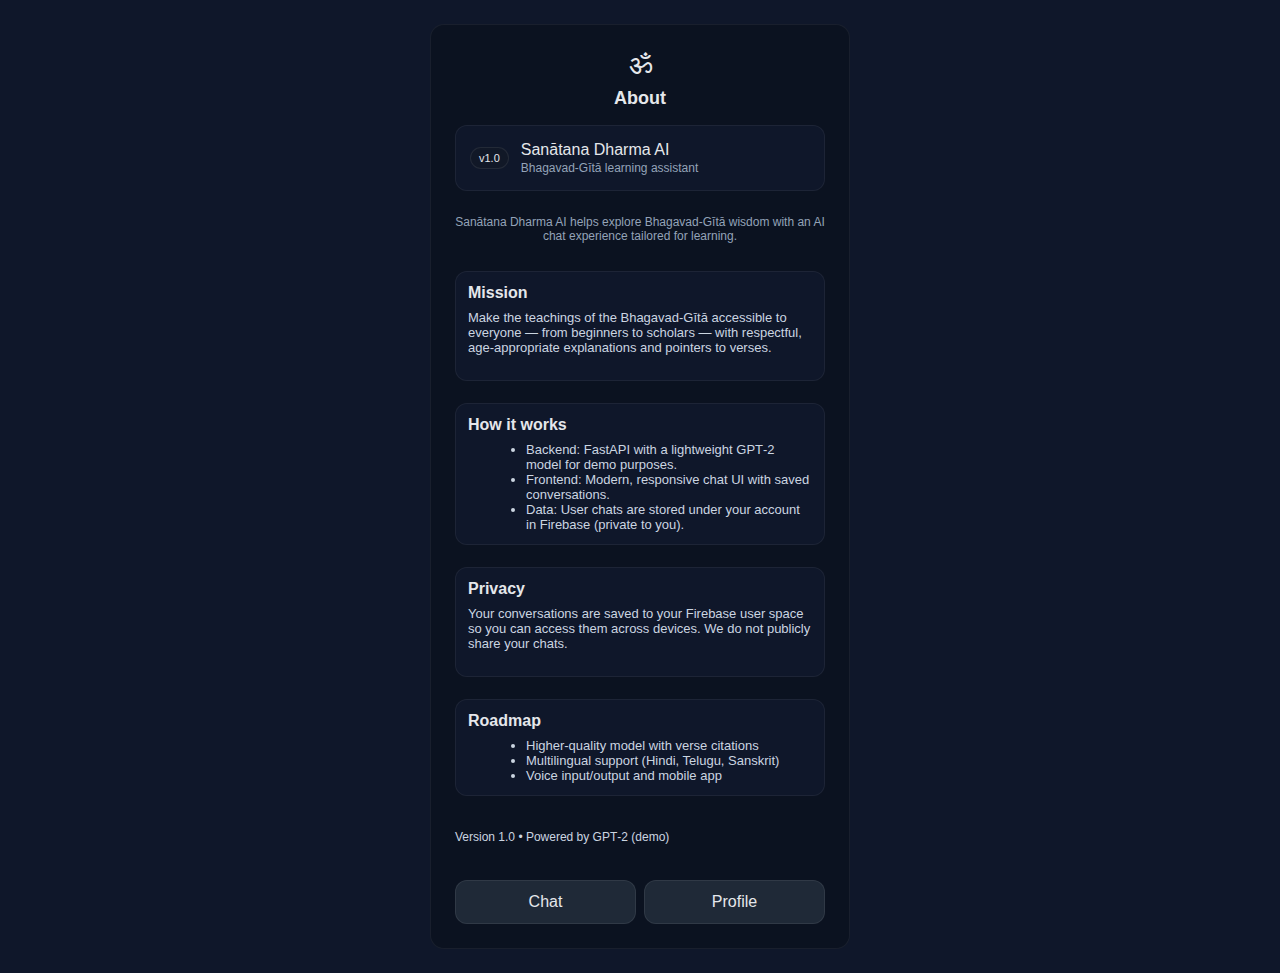
<file: frontend/about.html>
<!DOCTYPE html>
<html lang="en">
<head>
    <meta charset="UTF-8">
    <meta name="viewport" content="width=device-width, initial-scale=1.0">
    <title>About • Sanātana Dharma AI</title>
    <link rel="stylesheet" href="auth/auth.css">
</head>
<body>
    <div class="auth-wrap">
        <div class="auth-card">
            <div class="auth-header">
                <div class="om">ॐ</div>
                <h1>About</h1>
            </div>
            <style>
                .page-hero { display:flex; align-items:center; gap:12px; background:#0f172a; border:1px solid rgba(255,255,255,0.06); border-radius:12px; padding:14px; margin-bottom:12px; }
                .badge { padding:4px 8px; border-radius:999px; background:#111827; border:1px solid rgba(255,255,255,0.08); font-size:11px; color:#e5e7eb; }
                .nav-row { display:flex; gap:8px; margin-top:12px; }
            </style>
            <div class="page-hero">
                <div class="badge">v1.0</div>
                <div style="display:flex; flex-direction:column; line-height:1.3;">
                    <div style="color:#e5e7eb;">Sanātana Dharma AI</div>
                    <div style="color:#94a3b8; font-size:12px;">Bhagavad‑Gītā learning assistant</div>
                </div>
            </div>
            <div class="auth-form">
                <p class="auth-desc">Sanātana Dharma AI helps explore Bhagavad‑Gītā wisdom with an AI chat experience tailored for learning.</p>
                <div style="background:#0f172a; border:1px solid rgba(255,255,255,0.06); border-radius:12px; padding:12px; margin-bottom:10px;">
                    <strong style="color:#e5e7eb;">Mission</strong>
                    <p style="color:#cbd5e1; font-size:13px; margin-top:8px;">Make the teachings of the Bhagavad‑Gītā accessible to everyone — from beginners to scholars — with respectful, age‑appropriate explanations and pointers to verses.</p>
                </div>
                <div style="background:#0f172a; border:1px solid rgba(255,255,255,0.06); border-radius:12px; padding:12px; margin-bottom:10px;">
                    <strong style="color:#e5e7eb;">How it works</strong>
                    <ul style="margin:8px 0 0 18px; color:#cbd5e1; font-size:13px;">
                        <li>Backend: FastAPI with a lightweight GPT‑2 model for demo purposes.</li>
                        <li>Frontend: Modern, responsive chat UI with saved conversations.</li>
                        <li>Data: User chats are stored under your account in Firebase (private to you).</li>
                    </ul>
                </div>
                <div style="background:#0f172a; border:1px solid rgba(255,255,255,0.06); border-radius:12px; padding:12px; margin-bottom:10px;">
                    <strong style="color:#e5e7eb;">Privacy</strong>
                    <p style="color:#cbd5e1; font-size:13px; margin-top:8px;">Your conversations are saved to your Firebase user space so you can access them across devices. We do not publicly share your chats.</p>
                </div>
                <div style="background:#0f172a; border:1px solid rgba(255,255,255,0.06); border-radius:12px; padding:12px; margin-bottom:10px;">
                    <strong style="color:#e5e7eb;">Roadmap</strong>
                    <ul style="margin:8px 0 0 18px; color:#cbd5e1; font-size:13px;">
                        <li>Higher‑quality model with verse citations</li>
                        <li>Multilingual support (Hindi, Telugu, Sanskrit)</li>
                        <li>Voice input/output and mobile app</li>
                    </ul>
                </div>
                <p style="color:#cbd5e1; font-size:12px;">Version 1.0 • Powered by GPT‑2 (demo)</p>
                <div class="nav-row">
                    <a class="auth-btn" href="index.html" style="text-align:center; text-decoration:none; display:inline-block;">Chat</a>
                    <a class="auth-btn" href="profile.html" style="text-align:center; text-decoration:none; display:inline-block;">Profile</a>
                </div>
            </div>
        </div>
    </div>
</body>
</html>
</file>
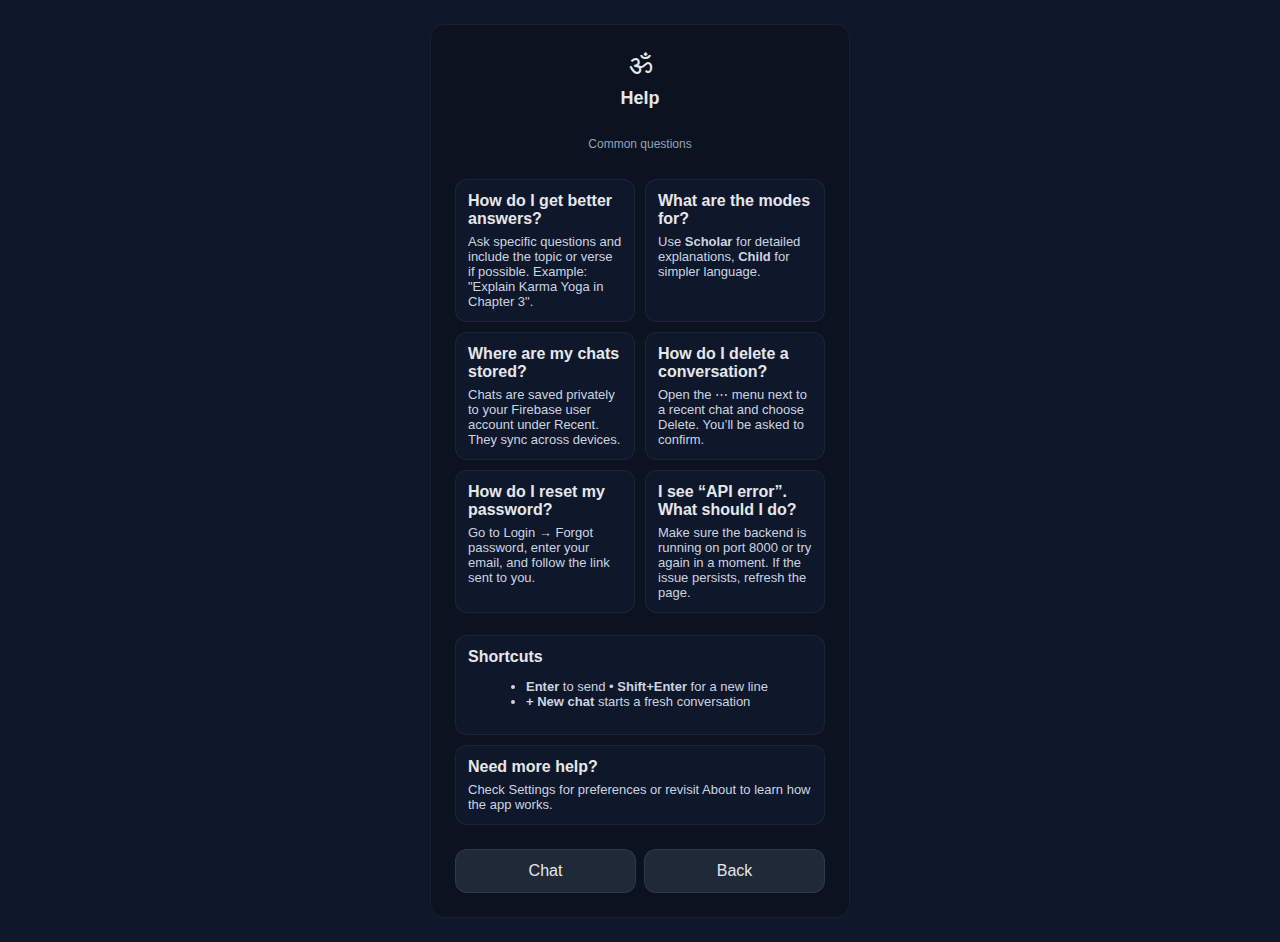
<file: frontend/help.html>
<!DOCTYPE html>
<html lang="en">
<head>
    <meta charset="UTF-8">
    <meta name="viewport" content="width=device-width, initial-scale=1.0">
    <title>Help • Sanātana Dharma AI</title>
    <link rel="stylesheet" href="auth/auth.css">
</head>
<body>
    <div class="auth-wrap">
        <div class="auth-card">
            <div class="auth-header">
                <div class="om">ॐ</div>
                <h1>Help</h1>
            </div>
            <style>
                .qa { display:grid; gap:10px; }
                .qa-item { background:#0f172a; border:1px solid rgba(255,255,255,0.06); border-radius:12px; padding:12px; }
                .qa-q { color:#e5e7eb; font-weight:600; margin-bottom:6px; }
                .qa-a { color:#cbd5e1; font-size:13px; }
                .nav-row { display:flex; gap:8px; margin-top:12px; }
                .two-col { display:grid; grid-template-columns: 1fr 1fr; gap:10px; }
                @media (max-width: 720px) { .two-col { grid-template-columns: 1fr; } }
            </style>
            <div class="auth-form">
                <p class="auth-desc">Common questions</p>
                <div class="qa two-col">
                    <div class="qa-item">
                        <div class="qa-q">How do I get better answers?</div>
                        <div class="qa-a">Ask specific questions and include the topic or verse if possible. Example: "Explain Karma Yoga in Chapter 3".</div>
                    </div>
                    <div class="qa-item">
                        <div class="qa-q">What are the modes for?</div>
                        <div class="qa-a">Use <strong>Scholar</strong> for detailed explanations, <strong>Child</strong> for simpler language.</div>
                    </div>
                    <div class="qa-item">
                        <div class="qa-q">Where are my chats stored?</div>
                        <div class="qa-a">Chats are saved privately to your Firebase user account under Recent. They sync across devices.</div>
                    </div>
                    <div class="qa-item">
                        <div class="qa-q">How do I delete a conversation?</div>
                        <div class="qa-a">Open the ⋯ menu next to a recent chat and choose Delete. You’ll be asked to confirm.</div>
                    </div>
                    <div class="qa-item">
                        <div class="qa-q">How do I reset my password?</div>
                        <div class="qa-a">Go to Login → Forgot password, enter your email, and follow the link sent to you.</div>
                    </div>
                    <div class="qa-item">
                        <div class="qa-q">I see “API error”. What should I do?</div>
                        <div class="qa-a">Make sure the backend is running on port 8000 or try again in a moment. If the issue persists, refresh the page.</div>
                    </div>
                </div>
                <div class="qa" style="margin-top:10px;">
                    <div class="qa-item">
                        <div class="qa-q">Shortcuts</div>
                        <div class="qa-a">
                            <ul style="margin-left:18px;">
                                <li><strong>Enter</strong> to send • <strong>Shift+Enter</strong> for a new line</li>
                                <li><strong>+ New chat</strong> starts a fresh conversation</li>
                            </ul>
                        </div>
                    </div>
                    <div class="qa-item">
                        <div class="qa-q">Need more help?</div>
                        <div class="qa-a">Check Settings for preferences or revisit About to learn how the app works.</div>
                    </div>
                </div>
                <div class="nav-row">
                    <a class="auth-btn" href="index.html" style="text-align:center; text-decoration:none; display:inline-block;">Chat</a>
                    <a class="auth-btn" href="profile.html" style="text-align:center; text-decoration:none; display:inline-block;">Back</a>
                </div>
            </div>
        </div>
    </div>
</body>
</html>
</file>
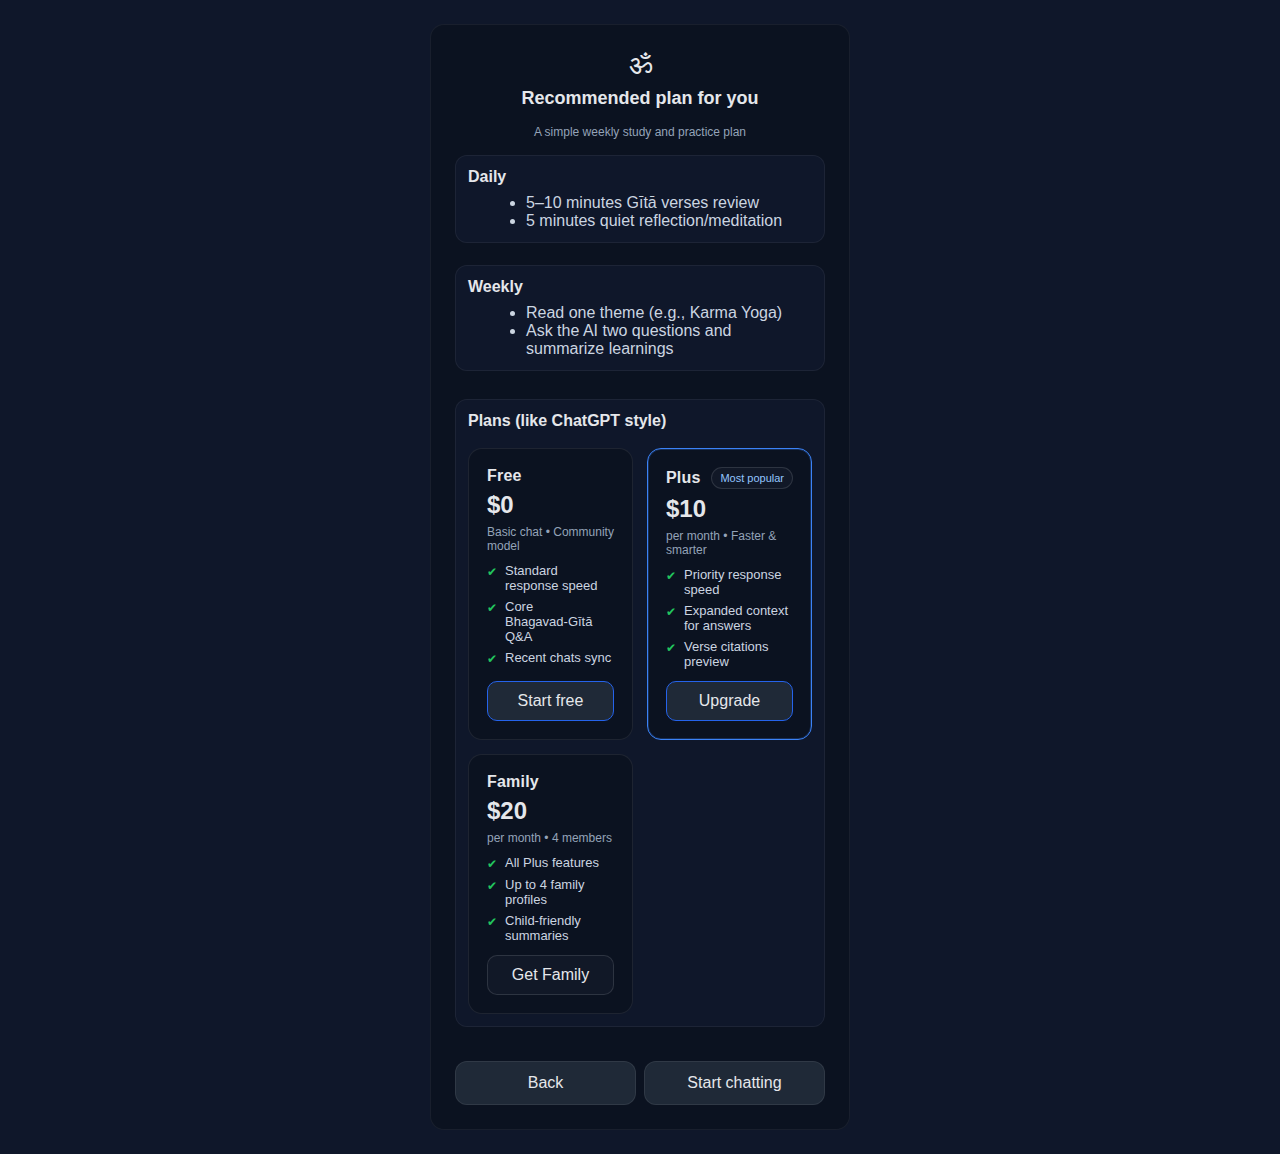
<file: frontend/recommended.html>
<!DOCTYPE html>
<html lang="en">
<head>
    <meta charset="UTF-8">
    <meta name="viewport" content="width=device-width, initial-scale=1.0">
    <title>Recommended plan • Sanātana Dharma AI</title>
    <link rel="stylesheet" href="auth/auth.css">
</head>
<body>
    <div class="auth-wrap">
        <div class="auth-card">
            <div class="auth-header">
                <div class="om">ॐ</div>
                <h1>Recommended plan for you</h1>
            </div>
            <style>
                .plan-card { background:#0f172a; border:1px solid rgba(255,255,255,0.06); border-radius:12px; padding:12px; margin-bottom:10px; }
                .plan-title { color:#e5e7eb; font-weight:600; margin-bottom:6px; }
                .nav-row { display:flex; gap:8px; margin-top:12px; }
                .pricing { display:grid; gap:12px; margin-top:6px; }
                .pricing-tiles { display:grid; grid-template-columns: 1fr; gap:14px; }
                .tile { background:#0b1220; border:1px solid rgba(255,255,255,0.08); border-radius:14px; padding:18px; display:flex; flex-direction:column; justify-content:space-between; transition: transform .12s ease, background .12s ease, border-color .12s ease; max-width: 720px; margin: 0 auto; }
                .tile:hover { transform: translateY(-2px); background:#0f1424; border-color: rgba(255,255,255,0.12); }
                .tile.best { border-color:#3b82f6; box-shadow: 0 0 0 1px rgba(59,130,246,.25) inset; }
                .tile-head { display:flex; align-items:center; justify-content:space-between; }
                .t-name { color:#e5e7eb; font-weight:700; letter-spacing:.2px; }
                .t-badge { padding:4px 8px; border-radius:999px; background:#111827; border:1px solid rgba(255,255,255,0.12); color:#93c5fd; font-size:11px; }
                .t-price { color:#e5e7eb; font-size:24px; font-weight:700; margin:6px 0; }
                .t-per { color:#94a3b8; font-size:12px; }
                .t-feat { margin:10px 0 12px 0; color:#cbd5e1; font-size:13px; list-style:none; padding-left:0; }
                .t-feat li { display:flex; gap:8px; align-items:flex-start; margin:6px 0; }
                .t-feat li:before { content:"✔"; color:#22c55e; font-size:12px; margin-top:2px; }
                .t-cta { display:flex; gap:8px; margin-top:auto; }
                .t-btn { flex:1; text-align:center; text-decoration:none; display:inline-block; padding:10px 12px; border-radius:10px; border:1px solid rgba(255,255,255,0.12); color:#e5e7eb; background:#111827; }
                .t-btn.primary { background:#1f2937; border-color:#2563eb; }
                @media (min-width: 1200px) { .pricing-tiles { grid-template-columns: repeat(2, minmax(0,1fr)); } }
                @media (min-width: 1600px) { .pricing-tiles { grid-template-columns: repeat(3, minmax(0,1fr)); } }
            </style>
            <p class="auth-desc">A simple weekly study and practice plan</p>
            <div class="auth-form">
                <div class="plan-card">
                    <div class="plan-title">Daily</div>
                    <ul style="margin:8px 0 0 18px; color:#cbd5e1;">
                        <li>5–10 minutes Gītā verses review</li>
                        <li>5 minutes quiet reflection/meditation</li>
                    </ul>
                </div>
                <div class="plan-card">
                    <div class="plan-title">Weekly</div>
                    <ul style="margin:8px 0 0 18px; color:#cbd5e1;">
                        <li>Read one theme (e.g., Karma Yoga)</li>
                        <li>Ask the AI two questions and summarize learnings</li>
                    </ul>
                </div>
                <div class="plan-card pricing">
                    <div class="plan-title">Plans (like ChatGPT style)</div>
                    <div class="pricing-tiles">
                        <div class="tile">
                            <div>
                                <div class="tile-head"><div class="t-name">Free</div></div>
                                <div class="t-price">$0</div>
                                <div class="t-per">Basic chat • Community model</div>
                                <ul class="t-feat">
                                    <li>Standard response speed</li>
                                    <li>Core Bhagavad‑Gītā Q&A</li>
                                    <li>Recent chats sync</li>
                                </ul>
                            </div>
                            <div class="t-cta">
                                <a class="t-btn primary" href="index.html">Start free</a>
                            </div>
                        </div>
                        <div class="tile best">
                            <div>
                                <div class="tile-head"><div class="t-name">Plus</div><span class="t-badge">Most popular</span></div>
                                <div class="t-price">$10</div>
                                <div class="t-per">per month • Faster & smarter</div>
                                <ul class="t-feat">
                                    <li>Priority response speed</li>
                                    <li>Expanded context for answers</li>
                                    <li>Verse citations preview</li>
                                </ul>
                            </div>
                            <div class="t-cta">
                                <a class="t-btn primary" href="signup.html">Upgrade</a>
                            </div>
                        </div>
                        <div class="tile">
                            <div>
                                <div class="tile-head"><div class="t-name">Family</div></div>
                                <div class="t-price">$20</div>
                                <div class="t-per">per month • 4 members</div>
                                <ul class="t-feat">
                                    <li>All Plus features</li>
                                    <li>Up to 4 family profiles</li>
                                    <li>Child-friendly summaries</li>
                                </ul>
                            </div>
                            <div class="t-cta">
                                <a class="t-btn" href="signup.html">Get Family</a>
                            </div>
                        </div>
                    </div>
                </div>
                <div class="nav-row">
                    <a class="auth-btn" href="profile.html" style="text-align:center; text-decoration:none; display:inline-block;">Back</a>
                    <a class="auth-btn" href="index.html" style="text-align:center; text-decoration:none; display:inline-block;">Start chatting</a>
                </div>
            </div>
        </div>
    </div>
</body>
</html>
</file>
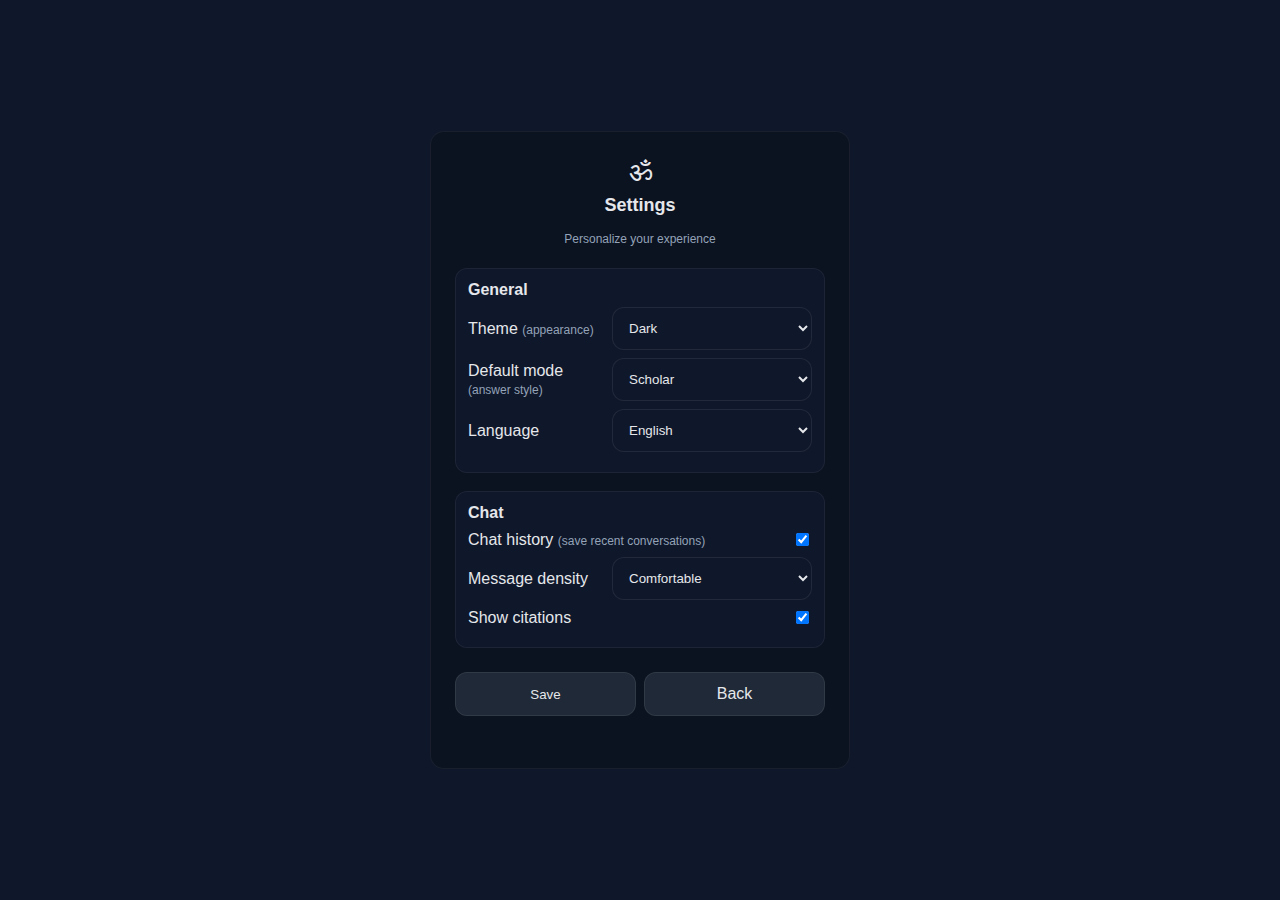
<file: frontend/settings.html>
<!DOCTYPE html>
<html lang="en">
<head>
    <meta charset="UTF-8">
    <meta name="viewport" content="width=device-width, initial-scale=1.0">
    <title>Settings • Sanātana Dharma AI</title>
    <link rel="stylesheet" href="auth/auth.css">
</head>
<body>
    <div class="auth-wrap">
        <div class="auth-card">
            <div class="auth-header">
                <div class="om">ॐ</div>
                <h1>Settings</h1>
            </div>
            <style>
                .settings-grid { display:grid; gap:12px; }
                .nav-row { display:flex; gap:8px; margin-top:12px; }
                .section { margin-top:6px; padding:12px; border:1px solid rgba(255,255,255,0.06); border-radius:12px; background:#0f172a; }
                .section-title { color:#e5e7eb; font-weight:600; margin-bottom:8px; }
                .row { display:flex; align-items:center; justify-content:space-between; gap:12px; margin:8px 0; }
                .hint { color:#94a3b8; font-size:12px; }
            </style>
            <p class="auth-desc">Personalize your experience</p>
            <div class="auth-form settings-grid">
                <div class="section">
                    <div class="section-title">General</div>
                    <div class="row">
                        <span>Theme <span class="hint">(appearance)</span></span>
                        <select id="theme" class="auth-input" style="max-width:200px;">
                            <option value="dark">Dark</option>
                            <option value="light">Light</option>
                        </select>
                    </div>
                    <div class="row">
                        <span>Default mode <span class="hint">(answer style)</span></span>
                        <select id="defaultMode" class="auth-input" style="max-width:200px;">
                            <option value="scholar">Scholar</option>
                            <option value="child">Child</option>
                        </select>
                    </div>
                    <div class="row">
                        <span>Language</span>
                        <select id="language" class="auth-input" style="max-width:200px;">
                            <option value="en">English</option>
                            <option value="hi">Hindi</option>
                            <option value="te">Telugu</option>
                        </select>
                    </div>
                </div>

                <div class="section">
                    <div class="section-title">Chat</div>
                    <label class="row">
                        <span>Chat history <span class="hint">(save recent conversations)</span></span>
                        <input id="historyEnabled" type="checkbox" class="auth-input" style="width:auto;">
                    </label>
                    <div class="row">
                        <span>Message density</span>
                        <select id="msgDensity" class="auth-input" style="max-width:200px;">
                            <option value="comfortable">Comfortable</option>
                            <option value="compact">Compact</option>
                        </select>
                    </div>
                    <label class="row">
                        <span>Show citations</span>
                        <input id="showCitations" type="checkbox" class="auth-input" style="width:auto;">
                    </label>
                </div>
                <div class="nav-row">
                    <button id="saveBtn" class="auth-btn" type="button">Save</button>
                    <a class="auth-btn" href="profile.html" style="text-align:center; text-decoration:none; display:inline-block;">Back</a>
                </div>
                <div class="auth-success" id="ok"></div>
            </div>
        </div>
    </div>

    <script>
        // Simple local storage preferences
        const themeSel = document.getElementById('theme');
        const modeSel = document.getElementById('defaultMode');
        const langSel = document.getElementById('language');
        const historyChk = document.getElementById('historyEnabled');
        const densitySel = document.getElementById('msgDensity');
        const citationsChk = document.getElementById('showCitations');
        const ok = document.getElementById('ok');
        function loadPrefs(){
            const t = localStorage.getItem('sd_theme') || 'dark';
            const m = localStorage.getItem('sd_default_mode') || 'scholar';
            const lang = localStorage.getItem('sd_language') || 'en';
            const hist = localStorage.getItem('sd_history_enabled');
            const dens = localStorage.getItem('sd_msg_density') || 'comfortable';
            const cites = localStorage.getItem('sd_show_citations');
            themeSel.value = t; 
            modeSel.value = m;
            langSel.value = lang;
            historyChk.checked = hist !== 'false';
            densitySel.value = dens;
            citationsChk.checked = cites !== 'false';
        }
        loadPrefs();
        document.getElementById('saveBtn').addEventListener('click', () => {
            localStorage.setItem('sd_theme', themeSel.value);
            localStorage.setItem('sd_default_mode', modeSel.value);
            localStorage.setItem('sd_language', langSel.value);
            localStorage.setItem('sd_history_enabled', historyChk.checked ? 'true' : 'false');
            localStorage.setItem('sd_msg_density', densitySel.value);
            localStorage.setItem('sd_show_citations', citationsChk.checked ? 'true' : 'false');
            ok.textContent = 'Saved.';
        });
    </script>
</body>
</html>
</file>
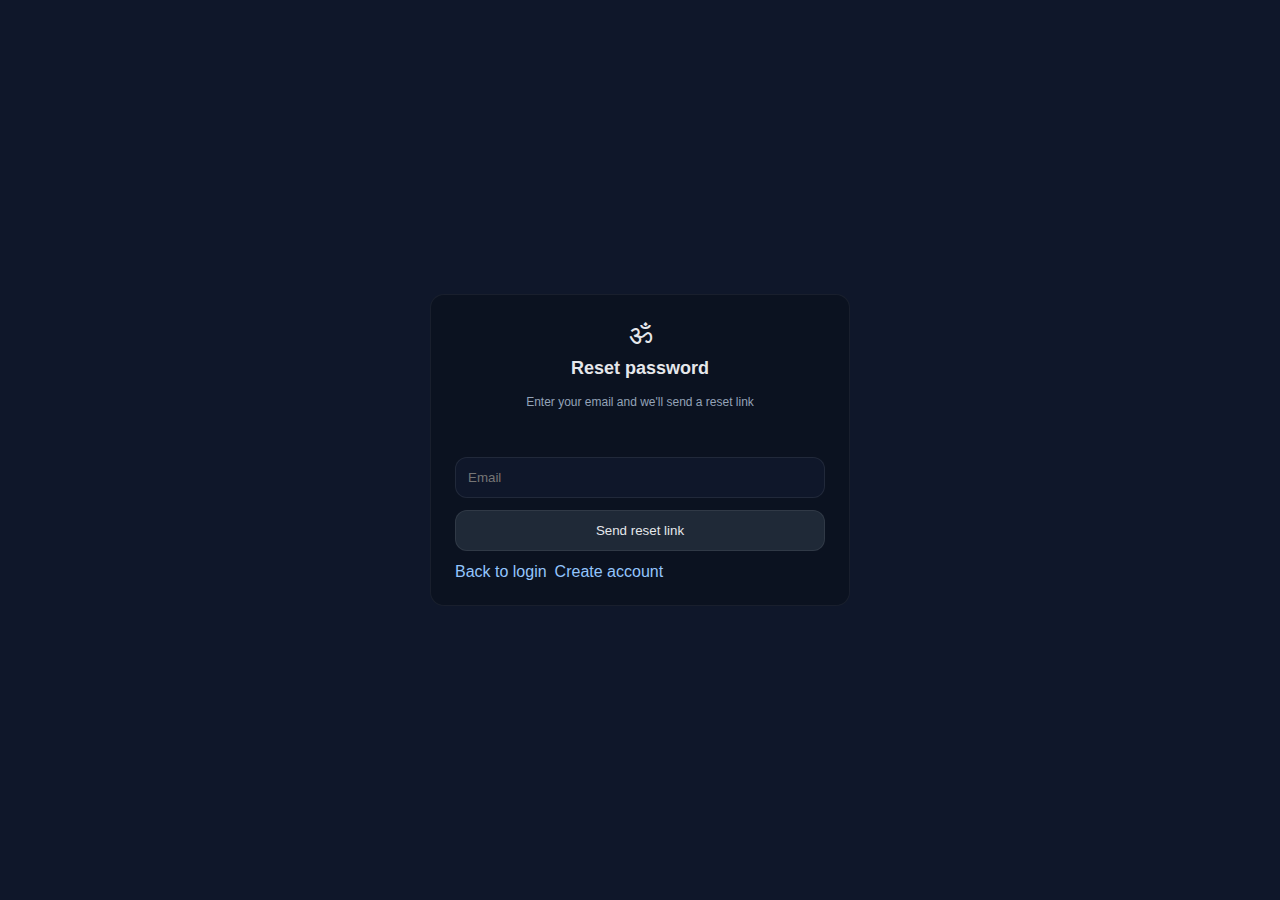
<file: frontend/auth/forgot.html>
<!DOCTYPE html>
<html lang="en">
<head>
    <meta charset="UTF-8">
    <meta name="viewport" content="width=device-width, initial-scale=1.0">
    <title>Reset password • Sanātana Dharma AI</title>
    <link rel="stylesheet" href="auth.css">
</head>
<body>
    <div class="auth-wrap">
        <div class="auth-card">
            <div class="auth-header">
                <div class="om">ॐ</div>
                <h1>Reset password</h1>
            </div>
            <style>
                .nav-row { display:flex; gap:8px; margin-top:12px; }
            </style>
            <p class="auth-desc">Enter your email and we'll send a reset link</p>
            <div class="auth-error" id="error"></div>
            <div class="auth-success" id="success"></div>
            <form class="auth-form" id="resetForm">
                <input id="email" class="auth-input" type="email" placeholder="Email" required>
                <button class="auth-btn" type="submit">Send reset link</button>
            </form>
            <div class="nav-row">
                <a class="auth-link" href="login.html">Back to login</a>
                <a class="auth-link" href="signup.html">Create account</a>
            </div>
        </div>
    </div>

    <script src="firebase-config.js"></script>
    <script src="auth.js"></script>
    <script>
        const form = document.getElementById('resetForm');
        const err = document.getElementById('error');
        const ok = document.getElementById('success');
        form.addEventListener('submit', async (e) => {
            e.preventDefault();
            err.textContent = '';
            ok.textContent = '';
            const email = document.getElementById('email').value.trim();
            try {
                await AuthAPI.sendReset(email);
                ok.textContent = 'Reset email sent. Check your inbox.';
            } catch (error) {
                err.textContent = error.message || 'Unable to send reset email';
            }
        });
    </script>
</body>
</html>
</file>
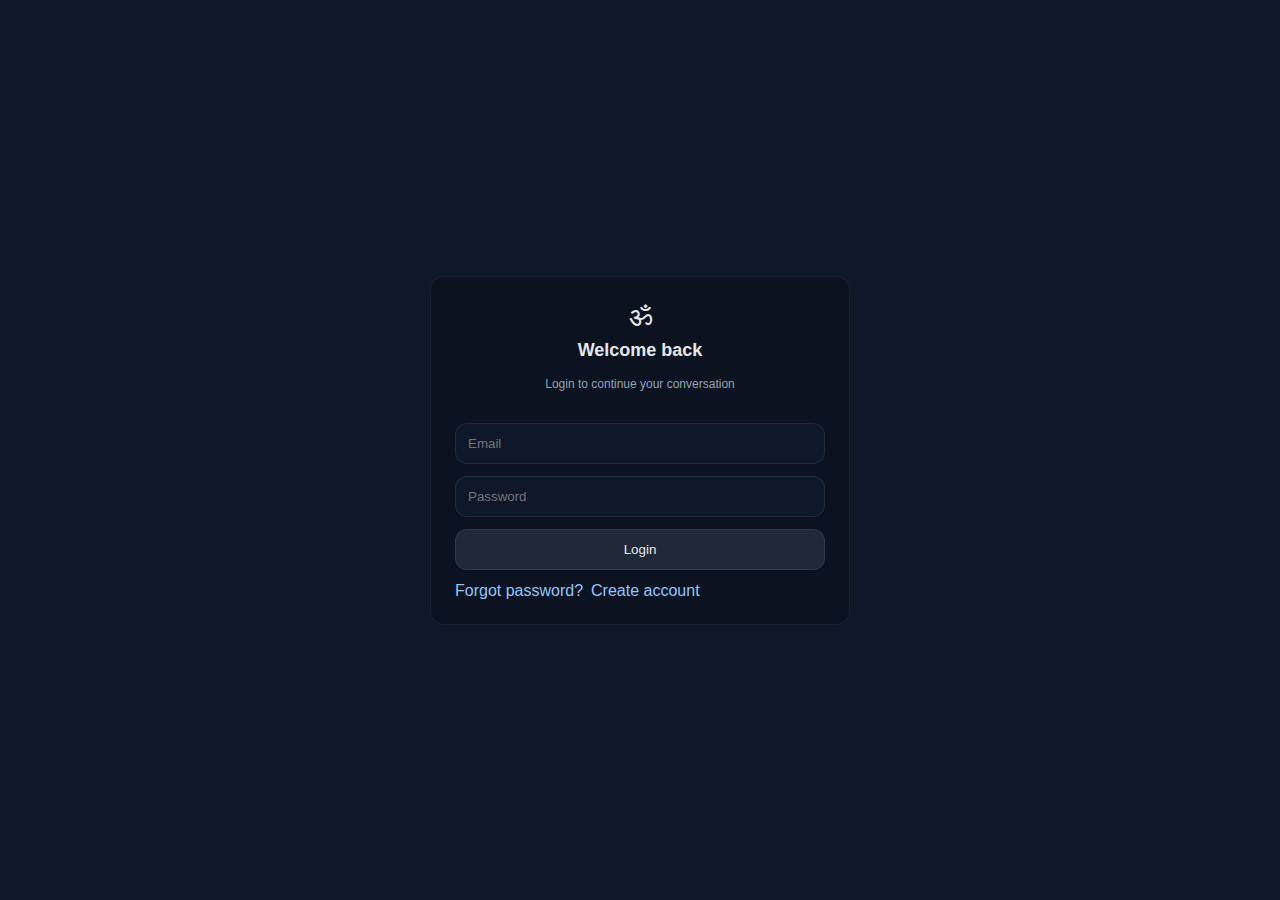
<file: frontend/auth/login.html>
<!DOCTYPE html>
<html lang="en">
<head>
    <meta charset="UTF-8">
    <meta name="viewport" content="width=device-width, initial-scale=1.0">
    <title>Login • Sanātana Dharma AI</title>
    <link rel="stylesheet" href="auth.css">
</head>
<body>
    <div class="auth-wrap">
        <div class="auth-card">
            <div class="auth-header">
                <div class="om">ॐ</div>
                <h1>Welcome back</h1>
            </div>
            <style>
                .nav-row { display:flex; gap:8px; margin-top:12px; }
            </style>
            <p class="auth-desc">Login to continue your conversation</p>
            <div class="auth-error" id="error"></div>
            <form class="auth-form" id="loginForm">
                <input id="email" class="auth-input" type="email" placeholder="Email" required>
                <input id="password" class="auth-input" type="password" placeholder="Password" required>
                <button class="auth-btn" type="submit">Login</button>
            </form>
            <div class="nav-row">
                <a class="auth-link" href="forgot.html">Forgot password?</a>
                <a class="auth-link" href="signup.html">Create account</a>
            </div>
        </div>
    </div>

    <script src="firebase-config.js"></script>
    <script src="auth.js"></script>
    <script>
        const form = document.getElementById('loginForm');
        const err = document.getElementById('error');
        form.addEventListener('submit', async (e) => {
            e.preventDefault();
            err.textContent = '';
            const email = document.getElementById('email').value.trim();
            const password = document.getElementById('password').value;
            try {
                await AuthAPI.loginEmail(email, password);
                window.location.href = '../index.html';
            } catch (error) {
                err.textContent = error.message || 'Login failed';
            }
        });
    </script>
</body>
</html>
</file>
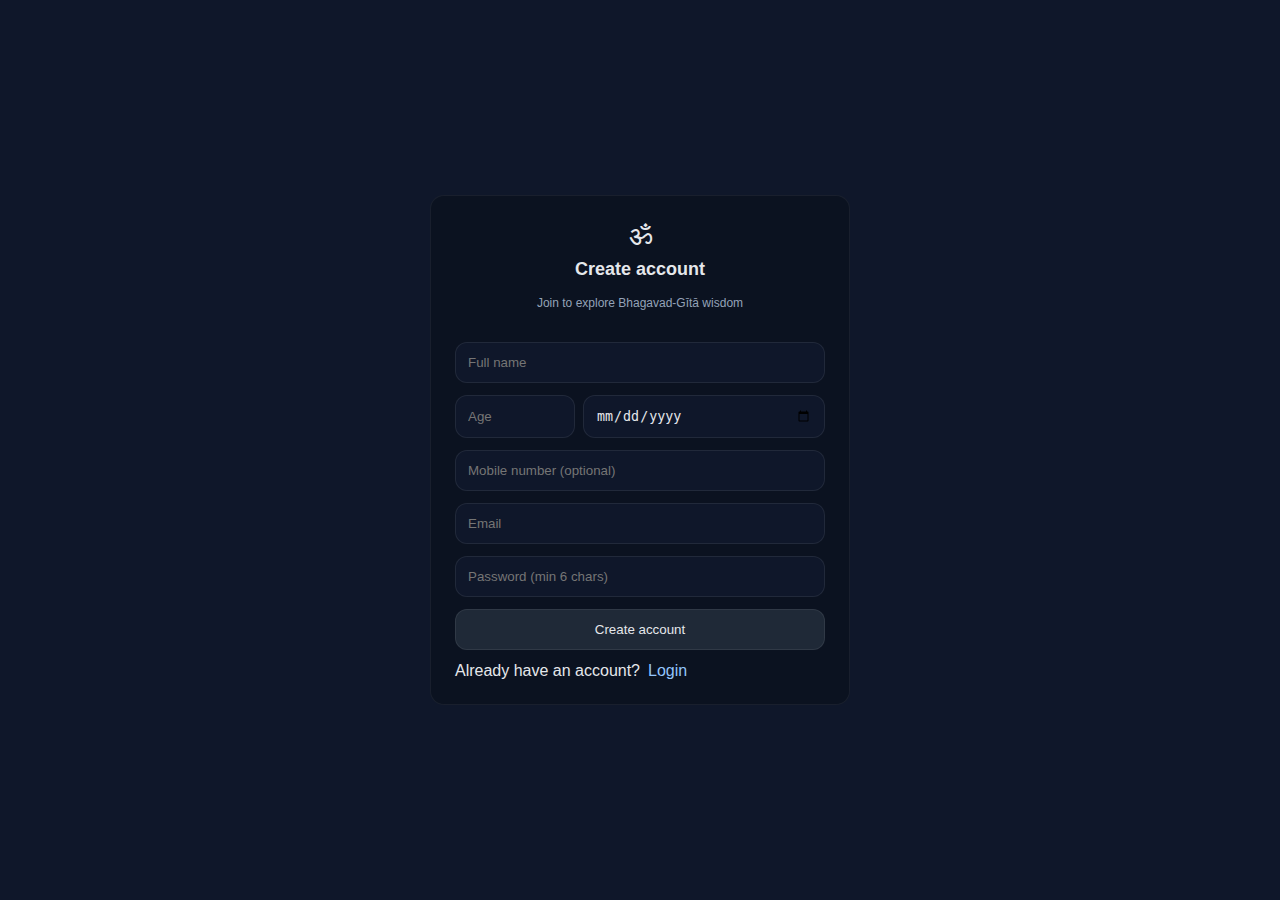
<file: frontend/auth/signup.html>
<!DOCTYPE html>
<html lang="en">
<head>
    <meta charset="UTF-8">
    <meta name="viewport" content="width=device-width, initial-scale=1.0">
    <title>Sign up • Sanātana Dharma AI</title>
    <link rel="stylesheet" href="auth.css">
</head>
<body>
    <div class="auth-wrap">
        <div class="auth-card">
            <div class="auth-header">
                <div class="om">ॐ</div>
                <h1>Create account</h1>
            </div>
            <style>
                .nav-row { display:flex; gap:8px; margin-top:12px; }
            </style>
            <p class="auth-desc">Join to explore Bhagavad-Gītā wisdom</p>
            <div class="auth-error" id="error"></div>
            <form class="auth-form" id="signupForm">
                <input id="name" class="auth-input" type="text" placeholder="Full name" required>
                <div style="display:flex; gap:8px;">
                    <input id="age" class="auth-input" type="number" placeholder="Age" min="1" max="120" style="flex:0 0 120px;">
                    <input id="dob" class="auth-input" type="date" placeholder="Date of birth" style="flex:1;">
                </div>
                <input id="phone" class="auth-input" type="tel" placeholder="Mobile number (optional)">
                <input id="email" class="auth-input" type="email" placeholder="Email" required>
                <input id="password" class="auth-input" type="password" placeholder="Password (min 6 chars)" minlength="6" required>
                <button class="auth-btn" type="submit">Create account</button>
            </form>
            <div class="nav-row">
                <span>Already have an account?</span>
                <a class="auth-link" href="login.html">Login</a>
            </div>
        </div>
    </div>

    <script src="firebase-config.js"></script>
    <script src="auth.js"></script>
    <script>
        const form = document.getElementById('signupForm');
        const err = document.getElementById('error');
        form.addEventListener('submit', async (e) => {
            e.preventDefault();
            err.textContent = '';
            const name = document.getElementById('name').value.trim();
            const ageStr = document.getElementById('age').value.trim();
            const dob = document.getElementById('dob').value;
            const phone = document.getElementById('phone').value.trim();
            const email = document.getElementById('email').value.trim();
            const password = document.getElementById('password').value;
            try {
                const user = await AuthAPI.signupEmail(email, password);
                if (name) { await AuthAPI.setDisplayName(user, name); }
                const age = ageStr ? parseInt(ageStr, 10) : null;
                await AuthAPI.saveUserProfile(user.uid, {
                    name: name || null,
                    age: isNaN(age) ? null : age,
                    dob: dob || null,
                    email: email,
                    phone: phone || null
                });
                window.location.href = '../index.html';
            } catch (error) {
                err.textContent = error.message || 'Signup failed';
            }
        });
    </script>
</body>
</html>
</file>
<file: frontend/auth/auth.css>
/* Minimal dark auth styles, isolated from main app */
* { box-sizing: border-box; }
body { margin: 0; font-family: 'Poppins', sans-serif; background: #0f172a; color: #e5e7eb; }
.auth-wrap { min-height: 100vh; display: flex; align-items: center; justify-content: center; padding: 24px; }
.auth-card { width: 100%; max-width: 420px; background: #0b1220; border: 1px solid rgba(255,255,255,0.06); border-radius: 14px; padding: 24px; }
.auth-header { text-align: center; margin-bottom: 16px; }
.auth-header .om { font-size: 28px; display: inline-block; margin-bottom: 6px; }
.auth-header h1 { font-size: 18px; margin: 0; }
.auth-desc { text-align: center; font-size: 12px; color: #94a3b8; margin-bottom: 16px; }
.auth-form { display: grid; gap: 12px; }
.auth-input { width: 100%; padding: 12px 12px; border-radius: 12px; border: 1px solid rgba(255,255,255,0.08); background: #0f172a; color: #e5e7eb; }
.auth-input:focus { outline: none; border-color: rgba(255,255,255,0.16); }
.auth-btn { width: 100%; padding: 12px; border-radius: 12px; background: #1f2937; color: #e5e7eb; border: 1px solid rgba(255,255,255,0.08); cursor: pointer; }
.auth-btn:hover { background: #273244; }
.auth-row { display: flex; justify-content: space-between; align-items: center; font-size: 12px; }
.auth-link { color: #93c5fd; text-decoration: none; }
.auth-error { color: #fca5a5; font-size: 12px; min-height: 16px; }
.auth-success { color: #86efac; font-size: 12px; min-height: 16px; }
</file>
